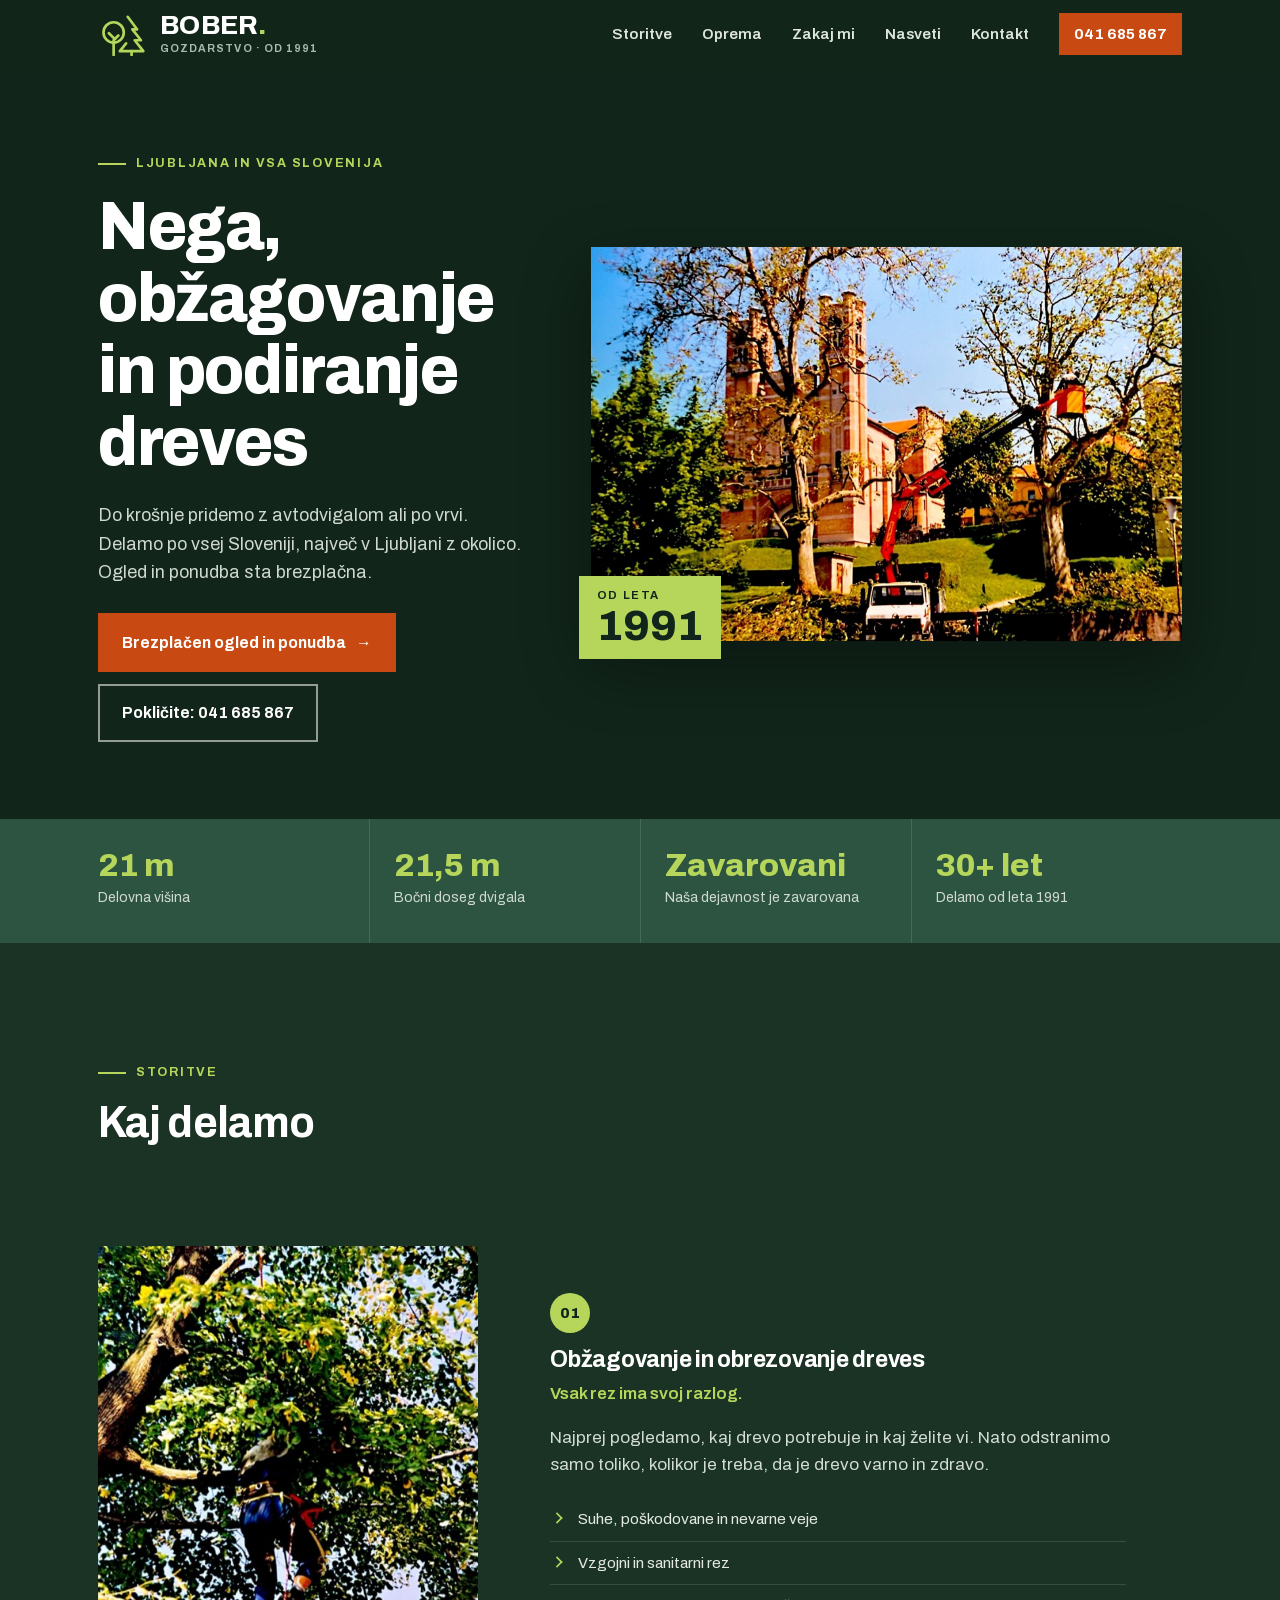
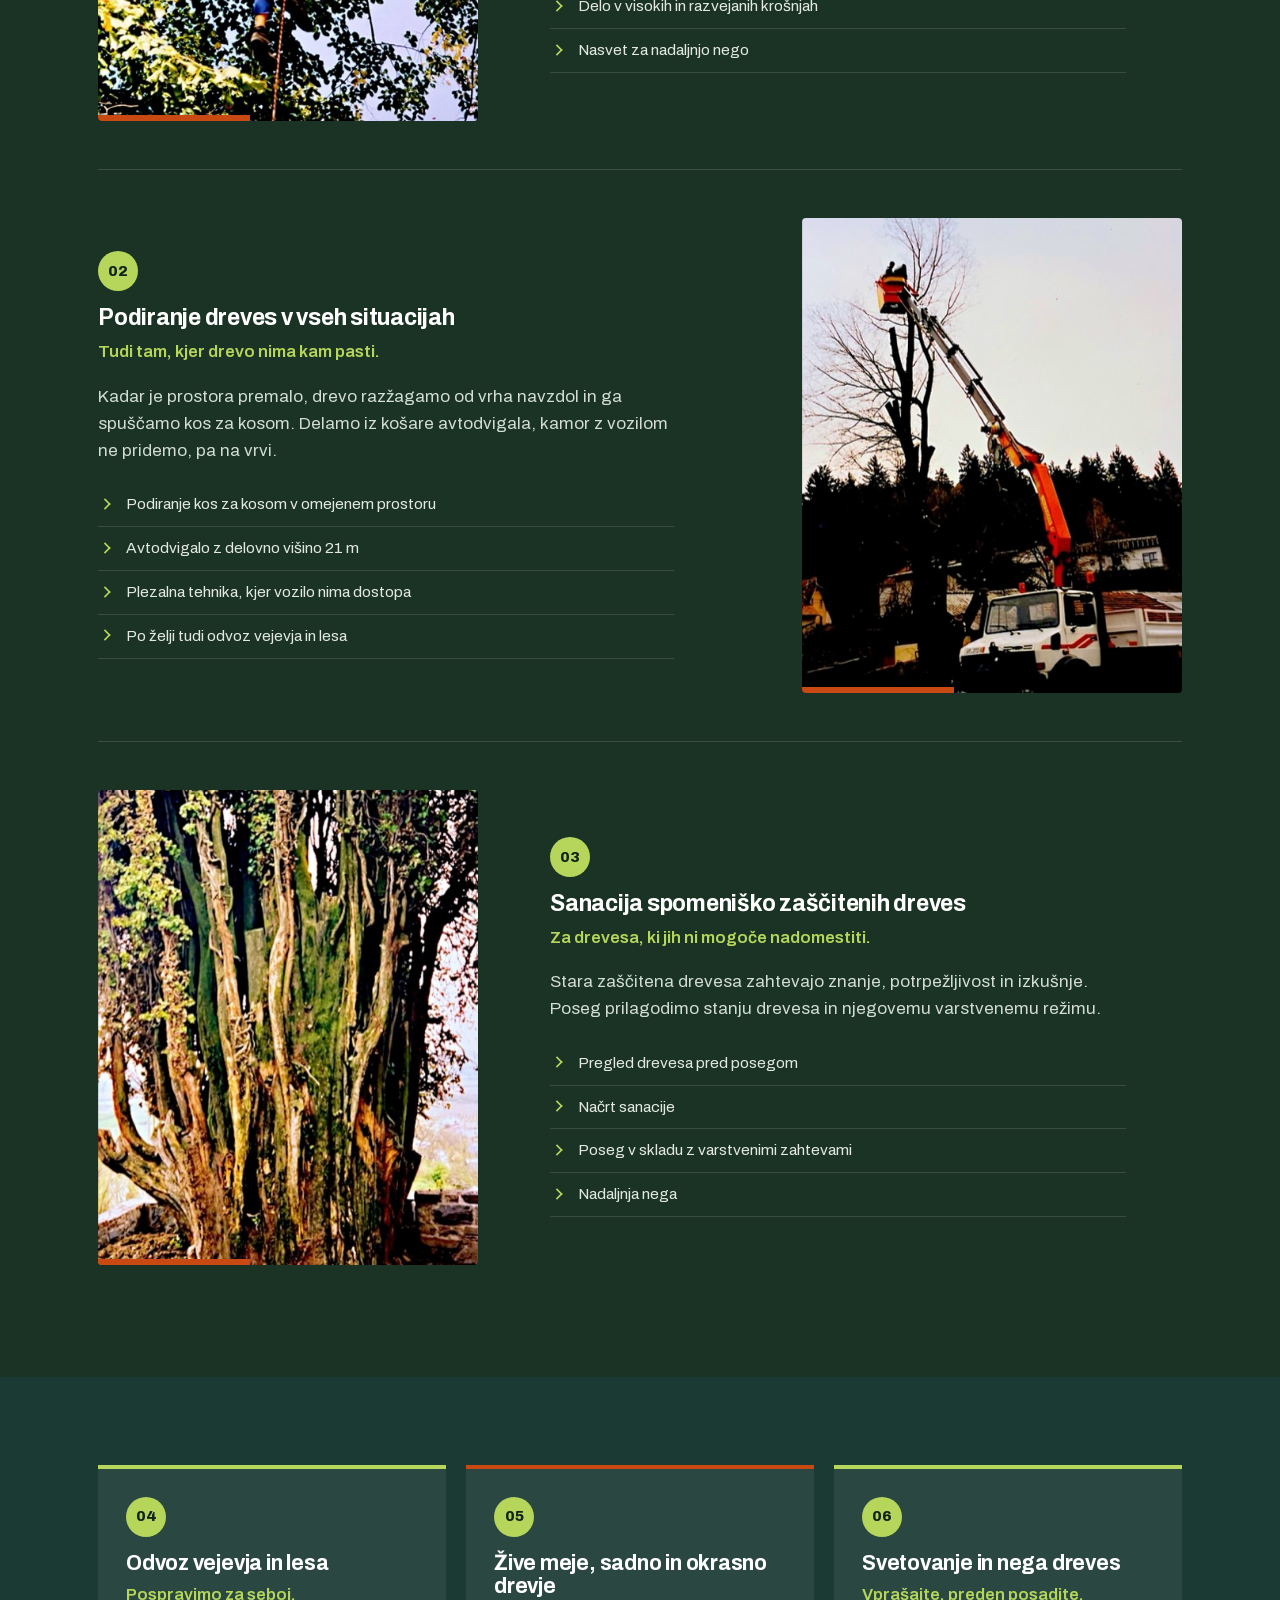
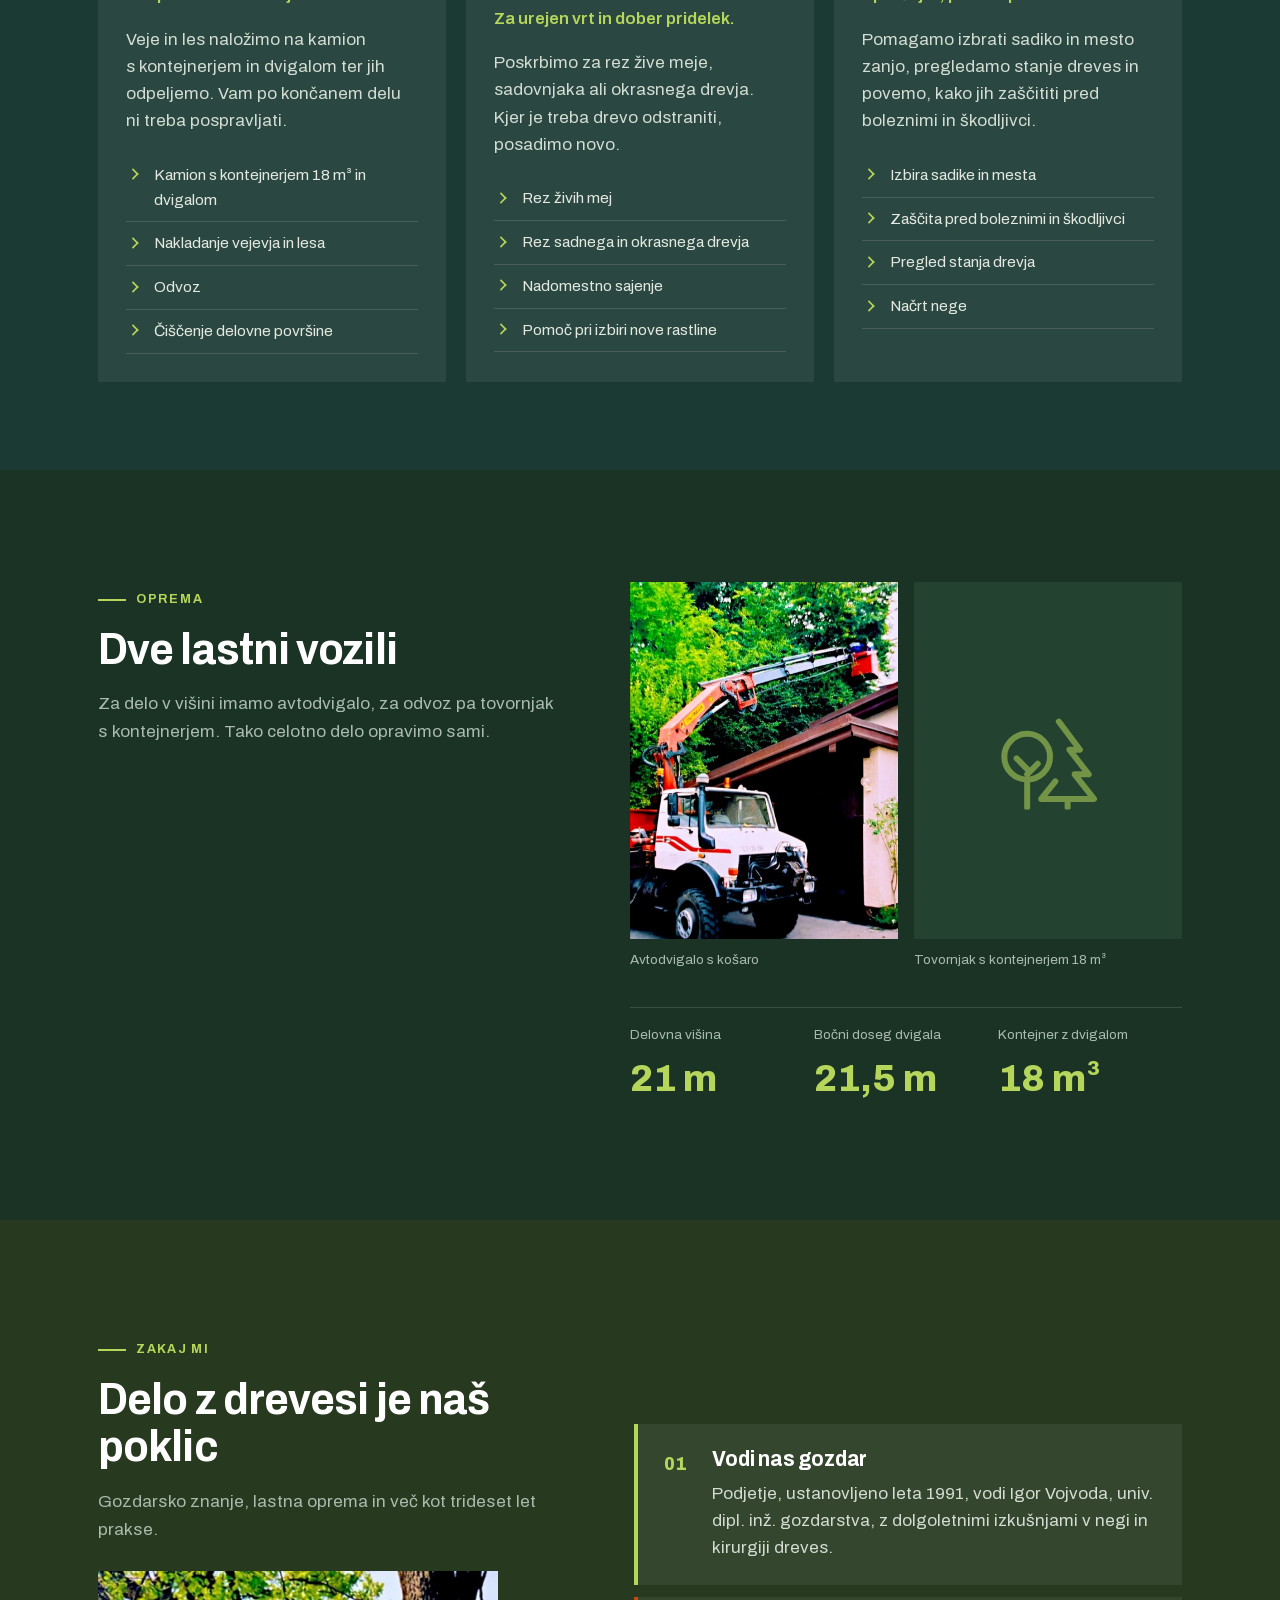
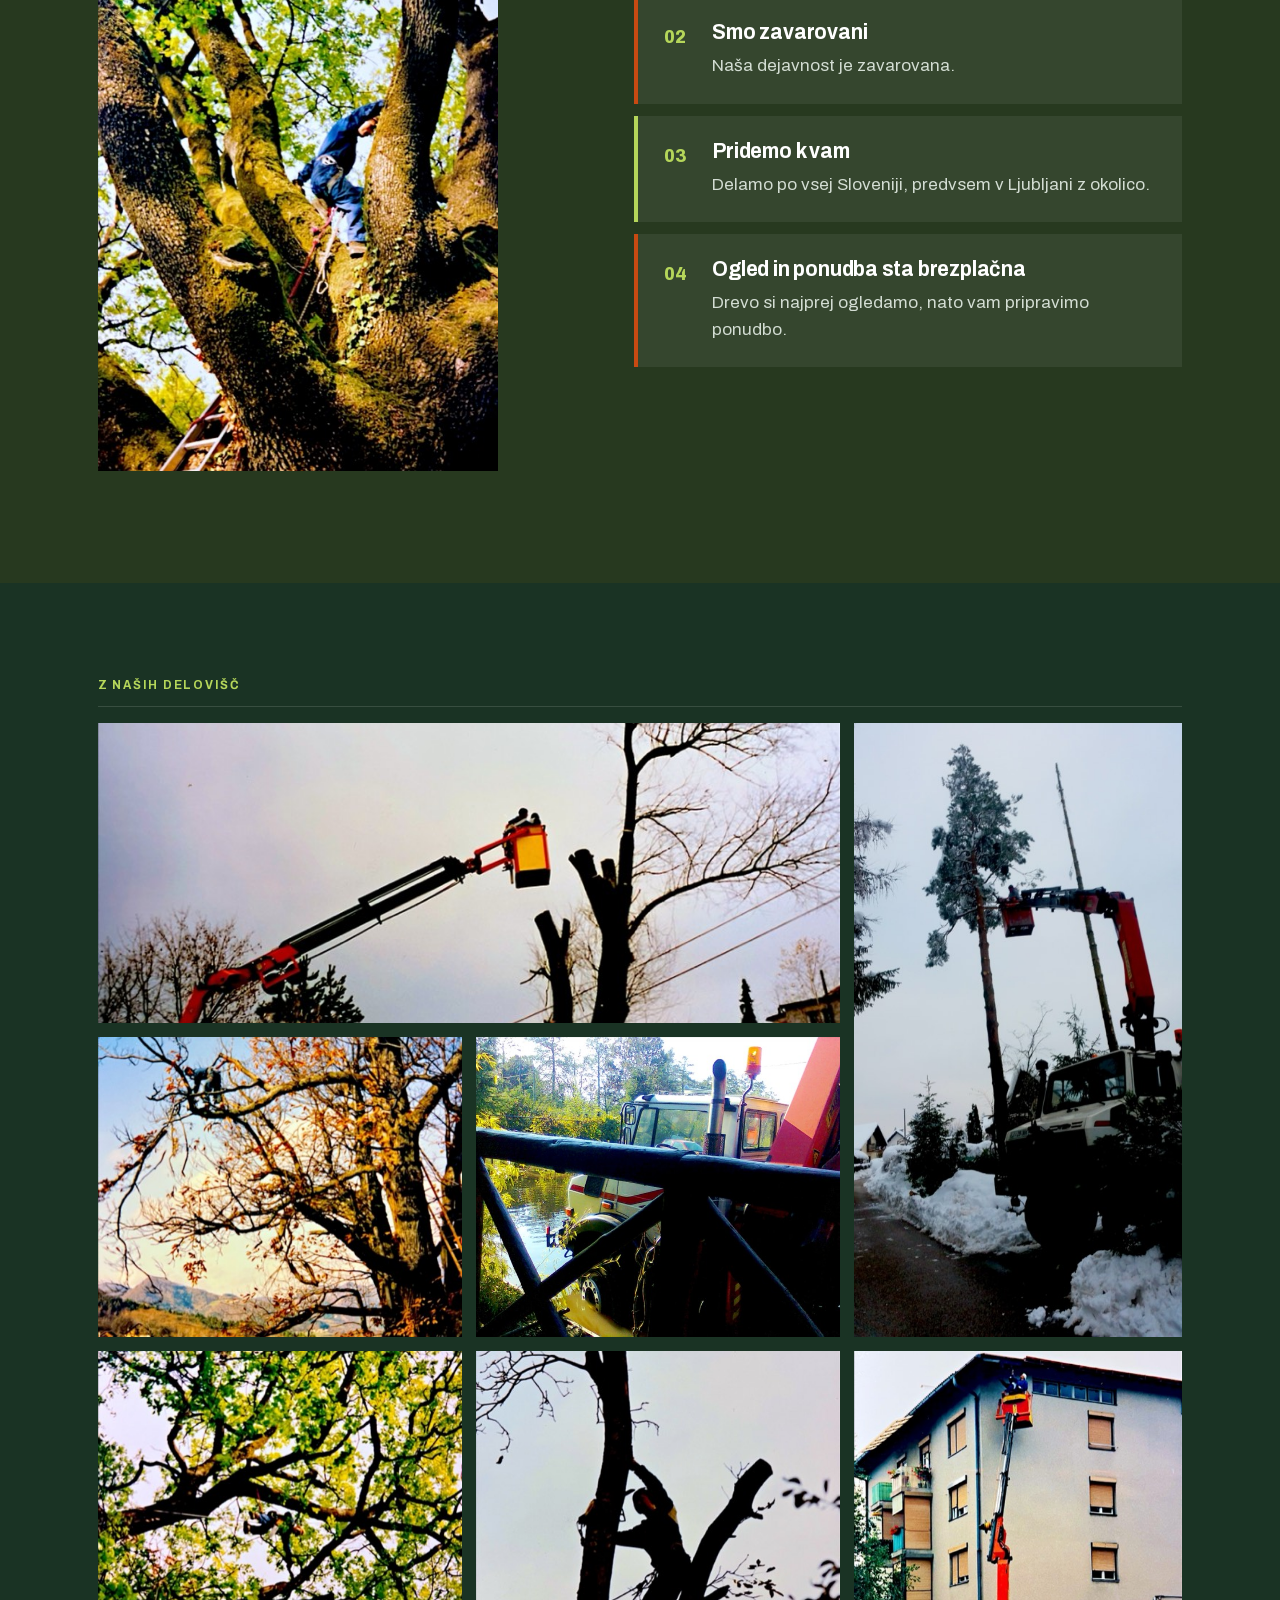
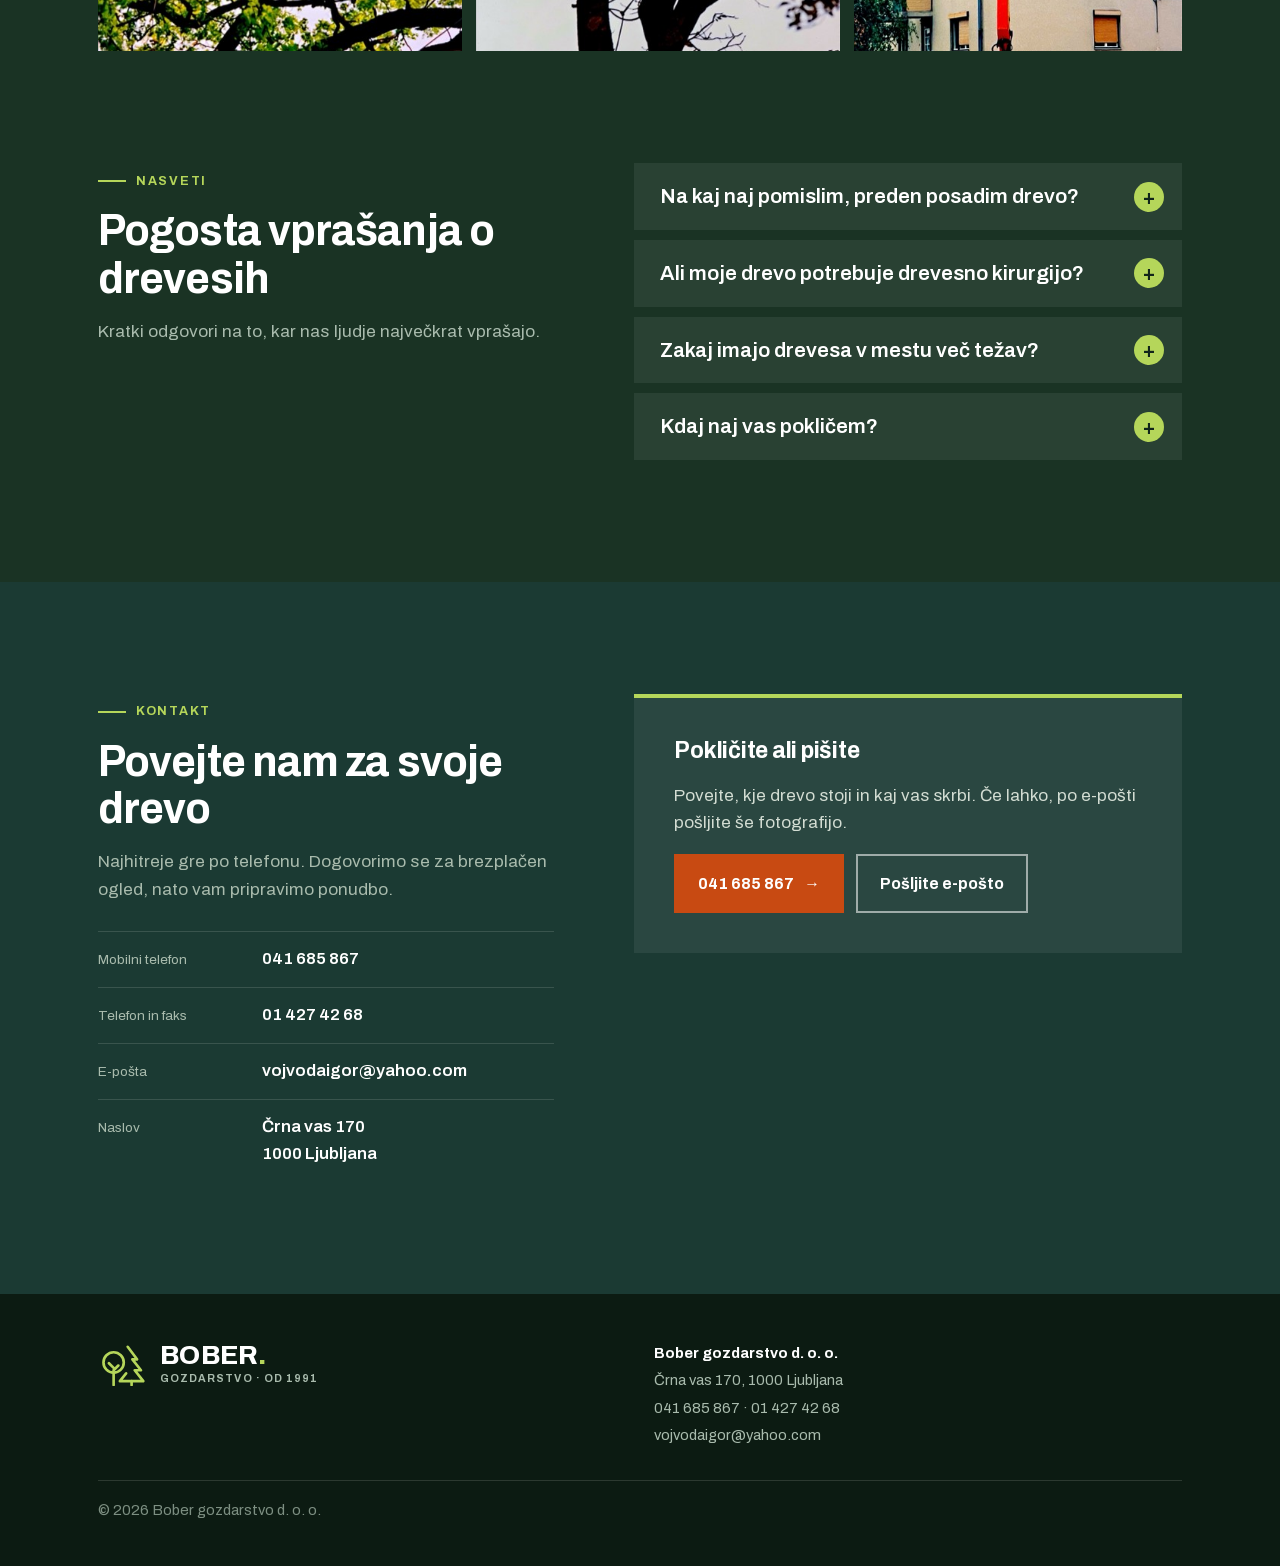
<file: index.html>
<!doctype html>
<html lang="sl">
<head>
<meta charset="utf-8">
<meta name="viewport" content="width=device-width, initial-scale=1">
<title>Bober gozdarstvo – obžagovanje in podiranje dreves, Ljubljana</title>
<meta name="description" content="Nega, obžagovanje in podiranje dreves z avtodvigalom ali plezalno tehniko. Delamo po vsej Sloveniji, največ v Ljubljani z okolico. Brezplačen ogled in ponudba.">
<meta name="theme-color" content="#11251a">
<link rel="canonical" href="https://gozdarstvo-bober.si/">
<meta property="og:type" content="website">
<meta property="og:locale" content="sl_SI">
<meta property="og:site_name" content="Bober gozdarstvo">
<meta property="og:title" content="Bober gozdarstvo – obžagovanje in podiranje dreves">
<meta property="og:description" content="Z avtodvigalom do višine 21 m ali s plezalno tehniko. Brezplačen ogled in ponudba.">
<meta property="og:url" content="https://gozdarstvo-bober.si/">
<meta property="og:image" content="https://gozdarstvo-bober.si/img/naslovna-1600.jpg">
<meta property="og:image:width" content="1600">
<meta property="og:image:height" content="1067">
<meta name="twitter:card" content="summary_large_image">
<link rel="preload" href="pisave/archivo-latin.woff2" as="font" type="font/woff2" crossorigin>
<link rel="stylesheet" href="styles.css">
<link rel="icon" href="favicon.svg" type="image/svg+xml">
<script>document.documentElement.classList.add('js');</script>
<script type="application/ld+json">
{
  "@context": "https://schema.org",
  "@type": "LocalBusiness",
  "name": "Bober gozdarstvo d. o. o.",
  "url": "https://gozdarstvo-bober.si/",
  "image": "https://gozdarstvo-bober.si/img/naslovna-1600.jpg",
  "telephone": ["+38641685867", "+38614274268"],
  "faxNumber": "+38614274268",
  "email": "vojvodaigor@yahoo.com",
  "foundingDate": "1991",
  "areaServed": { "@type": "Country", "name": "Slovenija" },
  "address": {
    "@type": "PostalAddress",
    "streetAddress": "Črna vas 170",
    "postalCode": "1000",
    "addressLocality": "Ljubljana",
    "addressCountry": "SI"
  }
}
</script>
</head>
<body>

<a class="preskok" href="#vsebina">Preskoči na vsebino</a>

<!-- Logotip (uporabljen v glavi in nogi) -->
<svg width="0" height="0" style="position:absolute" aria-hidden="true">
  <symbol id="znak" viewBox="0 0 64 56">
    <g fill="none" stroke="currentColor" stroke-width="3.4" stroke-linejoin="round" stroke-linecap="round">
      <path d="M38 6 L50 22 H44 L55 36 H47 L58 50 H28 L36 40"/>
      <path d="M43 50 V55"/>
      <circle cx="20" cy="26" r="13"/>
      <path d="M20 39 V55 M20 33 L14 27 M20 36 L26 30"/>
    </g>
  </symbol>
</svg>

<header class="glava">
  <div class="glava__notranje">
    <a class="logotip" href="#" aria-label="Gozdarstvo Bober – na začetek">
      <span class="logotip__znak"><svg viewBox="0 0 64 56" aria-hidden="true"><use href="#znak"/></svg></span>
      <span class="logotip__besedilo">
        <span class="logotip__ime">Bober<span class="logotip__pika">.</span></span>
        <span class="logotip__pod">gozdarstvo · od 1991</span>
      </span>
    </a>

    <button class="meni-gumb" aria-expanded="false" aria-controls="meni">
      <span class="meni-gumb__crte" aria-hidden="true"></span>
      <span class="meni-gumb__napis">Meni</span>
    </button>

    <nav id="meni" class="meni" aria-label="Glavni meni">
      <a href="#storitve">Storitve</a>
      <a href="#oprema">Oprema</a>
      <a href="#zakaj-mi">Zakaj mi</a>
      <a href="#nasveti">Nasveti</a>
      <a href="#kontakt">Kontakt</a>
      <a class="meni__telefon" href="tel:+38641685867">041&nbsp;685&nbsp;867</a>
    </nav>
  </div>
</header>

<main id="vsebina">

  <!-- UVOD -->
  <section class="uvod">
    <div class="uvod__besedilo">
      <p class="nadnaslov">Ljubljana in vsa Slovenija</p>
      <h1>Nega, obžagovanje in podiranje dreves</h1>
      <div class="uvod__desno">
        <p class="uvod__opis">Do krošnje pridemo z&nbsp;avtodvigalom ali po vrvi. Delamo po vsej Sloveniji, največ v&nbsp;Ljubljani z&nbsp;okolico. Ogled in ponudba sta brezplačna.</p>
        <div class="uvod__gumbi">
          <a class="gumb gumb--poln" href="#kontakt">Brezplačen ogled in ponudba</a>
          <a class="gumb gumb--crta" href="tel:+38641685867">Pokličite: 041&nbsp;685&nbsp;867</a>
        </div>
      </div>
    </div>
    <figure class="uvod__slika">
      <img src="img/naslovna-900.jpg" srcset="img/naslovna-900.jpg 900w, img/naslovna-1600.jpg 1600w" sizes="(min-width: 900px) 660px, 100vw" width="1600" height="1067" fetchpriority="high" alt="Avtodvigalo s košaro pri obžagovanju visokih dreves pred cerkvijo">
      <figcaption class="uvod__oznaka"><span>Od leta</span> 1991</figcaption>
    </figure>
  </section>

  <ul class="dejstva" aria-label="Na kratko">
    <li class="pojav"><span class="dejstva__vrednost">21&nbsp;m</span><span class="dejstva__opis">Delovna višina</span></li>
    <li class="pojav"><span class="dejstva__vrednost">21,5&nbsp;m</span><span class="dejstva__opis">Bočni doseg dvigala</span></li>
    <li class="pojav"><span class="dejstva__vrednost">Zavarovani</span><span class="dejstva__opis">Naša dejavnost je zavarovana</span></li>
    <li class="pojav"><span class="dejstva__vrednost">30+ let</span><span class="dejstva__opis">Delamo od leta 1991</span></li>
  </ul>

  <!-- STORITVE -->
  <section id="storitve" class="storitve">
    <header class="sekcija-glava pojav">
      <p class="nadnaslov">Storitve</p>
      <h2>Kaj delamo</h2>
    </header>

    <article class="storitev">
      <figure class="storitev__slika foto pojav">
        <img src="img/obzagovanje-480.jpg" srcset="img/obzagovanje-480.jpg 480w, img/obzagovanje-800.jpg 800w" sizes="(min-width: 900px) 380px, (min-width: 460px) 420px, 100vw" width="800" height="1208" loading="lazy" alt="Plezalec z vrvjo v krošnji drevesa">
      </figure>
      <div class="storitev__besedilo pojav">
        <span class="storitev__st">01</span>
        <h3>Obžagovanje in obrezovanje dreves</h3>
        <p class="storitev__podnaslov">Vsak rez ima svoj razlog.</p>
        <p>Najprej pogledamo, kaj drevo potrebuje in kaj želite vi. Nato odstranimo samo toliko, kolikor je treba, da je drevo varno in zdravo.</p>
        <ul class="seznam">
          <li>Suhe, poškodovane in nevarne veje</li>
          <li>Vzgojni in sanitarni rez</li>
          <li>Delo v visokih in razvejanih krošnjah</li>
          <li>Nasvet za nadaljnjo nego</li>
        </ul>
      </div>
    </article>

    <article class="storitev storitev--obrnjeno">
      <figure class="storitev__slika foto pojav">
        <img src="img/podiranje-480.jpg" srcset="img/podiranje-480.jpg 480w, img/podiranje-800.jpg 800w" sizes="(min-width: 900px) 380px, (min-width: 460px) 420px, 100vw" width="800" height="1238" loading="lazy" alt="Avtodvigalo s košaro ob visokem drevesu">
      </figure>
      <div class="storitev__besedilo pojav">
        <span class="storitev__st">02</span>
        <h3>Podiranje dreves v vseh situacijah</h3>
        <p class="storitev__podnaslov">Tudi tam, kjer drevo nima kam pasti.</p>
        <p>Kadar je prostora premalo, drevo razžagamo od vrha navzdol in ga spuščamo kos za kosom. Delamo iz košare avtodvigala, kamor z&nbsp;vozilom ne pridemo, pa na vrvi.</p>
        <ul class="seznam">
          <li>Podiranje kos za kosom v omejenem prostoru</li>
          <li>Avtodvigalo z delovno višino 21&nbsp;m</li>
          <li>Plezalna tehnika, kjer vozilo nima dostopa</li>
          <li>Po želji tudi odvoz vejevja in lesa</li>
        </ul>
      </div>
    </article>

    <article class="storitev">
      <figure class="storitev__slika foto pojav">
        <img src="img/sanacija-480.jpg" srcset="img/sanacija-480.jpg 480w, img/sanacija-800.jpg 800w" sizes="(min-width: 900px) 380px, (min-width: 460px) 420px, 100vw" width="800" height="1444" loading="lazy" alt="Mogočno staro drevo s širokim, razvejanim deblom">
      </figure>
      <div class="storitev__besedilo pojav">
        <span class="storitev__st">03</span>
        <h3>Sanacija spomeniško zaščitenih dreves</h3>
        <p class="storitev__podnaslov">Za drevesa, ki jih ni mogoče nadomestiti.</p>
        <p>Stara zaščitena drevesa zahtevajo znanje, potrpežljivost in izkušnje. Poseg prilagodimo stanju drevesa in njegovemu varstvenemu režimu.</p>
        <ul class="seznam">
          <li>Pregled drevesa pred posegom</li>
          <li>Načrt sanacije</li>
          <li>Poseg v skladu z varstvenimi zahtevami</li>
          <li>Nadaljnja nega</li>
        </ul>
      </div>
    </article>
  </section>

  <section class="storitve-dodatno" aria-label="Druge storitve">
    <div class="storitve-mreza">
      <article class="storitev-kratka pojav">
        <span class="storitev__st">04</span>
        <h3>Odvoz vejevja in lesa</h3>
        <p class="storitev__podnaslov">Pospravimo za seboj.</p>
        <p>Veje in les naložimo na kamion s&nbsp;kontejnerjem in dvigalom ter jih odpeljemo. Vam po končanem delu ni treba pospravljati.</p>
        <ul class="seznam">
          <li>Kamion s&nbsp;kontejnerjem 18&nbsp;m³ in dvigalom</li>
          <li>Nakladanje vejevja in lesa</li>
          <li>Odvoz</li>
          <li>Čiščenje delovne površine</li>
        </ul>
      </article>

      <article class="storitev-kratka pojav">
        <span class="storitev__st">05</span>
        <h3>Žive meje, sadno in okrasno drevje</h3>
        <p class="storitev__podnaslov">Za urejen vrt in dober pridelek.</p>
        <p>Poskrbimo za rez žive meje, sadovnjaka ali okrasnega drevja. Kjer je treba drevo odstraniti, posadimo novo.</p>
        <ul class="seznam">
          <li>Rez živih mej</li>
          <li>Rez sadnega in okrasnega drevja</li>
          <li>Nadomestno sajenje</li>
          <li>Pomoč pri izbiri nove rastline</li>
        </ul>
      </article>

      <article class="storitev-kratka pojav">
        <span class="storitev__st">06</span>
        <h3>Svetovanje in nega dreves</h3>
        <p class="storitev__podnaslov">Vprašajte, preden posadite.</p>
        <p>Pomagamo izbrati sadiko in mesto zanjo, pregledamo stanje dreves in povemo, kako jih zaščititi pred boleznimi in škodljivci.</p>
        <ul class="seznam">
          <li>Izbira sadike in mesta</li>
          <li>Zaščita pred boleznimi in škodljivci</li>
          <li>Pregled stanja drevja</li>
          <li>Načrt nege</li>
        </ul>
      </article>
    </div>
  </section>

  <!-- OPREMA -->
  <section id="oprema" class="oprema">
    <div class="oprema__notranje">
      <header class="oprema__glava pojav">
        <p class="nadnaslov">Oprema</p>
        <h2>Dve lastni vozili</h2>
        <p>Za delo v višini imamo avtodvigalo, za odvoz pa tovornjak s&nbsp;kontejnerjem. Tako celotno delo opravimo sami.</p>
      </header>
      <div class="oprema__slike">
        <figure class="pojav">
          <div class="foto"><img src="img/avtodvigalo-480.jpg" srcset="img/avtodvigalo-480.jpg 480w, img/avtodvigalo-800.jpg 800w" sizes="(min-width: 900px) 300px, 50vw" width="800" height="1212" loading="lazy" alt="Vozilo z dvigalom, iztegnjenim nad streho"></div>
          <figcaption>Avtodvigalo s košaro</figcaption>
        </figure>
        <!-- PROSTO MESTO: sem pride slika drugega vozila -->
        <figure class="pojav">
          <div class="prazno-mesto"><svg viewBox="0 0 64 56" aria-hidden="true"><use href="#znak"/></svg></div>
          <figcaption>Tovornjak s&nbsp;kontejnerjem 18&nbsp;m³</figcaption>
        </figure>
      </div>
      <dl class="oprema__podatki pojav">
        <div><dt>Delovna višina</dt><dd>21&nbsp;m</dd></div>
        <div><dt>Bočni doseg dvigala</dt><dd>21,5&nbsp;m</dd></div>
        <div><dt>Kontejner z dvigalom</dt><dd>18&nbsp;m³</dd></div>
      </dl>
    </div>
  </section>

  <!-- ZAKAJ MI -->
<div class="zakaj-ovoj">
  <section id="zakaj-mi" class="zakaj">
    <div class="zakaj__uvod">
      <div class="pojav">
        <p class="nadnaslov">Zakaj mi</p>
        <h2>Delo z drevesi je naš poklic</h2>
        <p>Gozdarsko znanje, lastna oprema in več kot trideset let prakse.</p>
      </div>
      <figure class="zakaj__slika foto pojav">
        <img src="img/plezalec-480.jpg" srcset="img/plezalec-480.jpg 480w, img/plezalec-800.jpg 800w" sizes="(min-width: 460px) 400px, 100vw" width="800" height="1178" loading="lazy" alt="Plezalec med debelimi vejami starega drevesa, ob deblu lestev">
      </figure>
    </div>
    <ol class="razlogi">
      <li class="pojav">
        <h3>Vodi nas gozdar</h3>
        <p>Podjetje, ustanovljeno leta 1991, vodi Igor Vojvoda, univ. dipl. inž. gozdarstva, z&nbsp;dolgoletnimi izkušnjami v&nbsp;negi in kirurgiji dreves.</p>
      </li>
      <li class="pojav">
        <h3>Smo zavarovani</h3>
        <p>Naša dejavnost je zavarovana.</p>
      </li>
      <li class="pojav">
        <h3>Pridemo k vam</h3>
        <p>Delamo po vsej Sloveniji, predvsem v&nbsp;Ljubljani z&nbsp;okolico.</p>
      </li>
      <li class="pojav">
        <h3>Ogled in ponudba sta brezplačna</h3>
        <p>Drevo si najprej ogledamo, nato vam pripravimo ponudbo.</p>
      </li>
    </ol>
  </section>
</div>

  <!-- GALERIJA -->
  <section class="galerija" aria-label="Z naših delovišč">
    <h2 class="galerija__naslov pojav">Z naših delovišč</h2>
    <div class="galerija__trak">
      <figure class="galerija__siroka foto pojav"><img src="img/kosara-800.jpg" srcset="img/kosara-800.jpg 800w, img/kosara-1400.jpg 1400w" sizes="(min-width: 900px) 720px, 100vw" width="1400" height="929" loading="lazy" alt="Košara avtodvigala ob drevesu z obžaganimi vejami"></figure>
      <figure class="galerija__drevo foto pojav"><img src="img/staro-drevo-480.jpg" srcset="img/staro-drevo-480.jpg 480w, img/staro-drevo-800.jpg 800w" sizes="(min-width: 900px) 360px, 50vw" width="800" height="1179" loading="lazy" alt="Plezalec v krošnji starega drevesa nad travnikom"></figure>
      <figure class="galerija__visoka foto pojav"><img src="img/zima-480.jpg" srcset="img/zima-480.jpg 480w, img/zima-800.jpg 800w" sizes="(min-width: 900px) 340px, 50vw" width="800" height="1422" loading="lazy" alt="Avtodvigalo ob visokem drevesu pozimi, ob cesti sneg"></figure>
      <figure class="galerija__siroka2 foto pojav"><img src="img/voda-700.jpg" srcset="img/voda-700.jpg 700w, img/voda-1200.jpg 1200w" sizes="(min-width: 900px) 360px, 100vw" width="1200" height="900" loading="lazy" alt="Vozilo z dvigalom ob vodi"></figure>
      <figure class="galerija__a foto pojav"><img src="img/krosnja-480.jpg" srcset="img/krosnja-480.jpg 480w, img/krosnja-800.jpg 800w" sizes="(min-width: 900px) 360px, 50vw" width="800" height="1197" loading="lazy" alt="Plezalec na vrvi visoko v zeleni krošnji"></figure>
      <figure class="galerija__b foto pojav"><img src="img/deblo-480.jpg" srcset="img/deblo-480.jpg 480w, img/deblo-800.jpg 800w" sizes="(min-width: 900px) 360px, 50vw" width="800" height="1220" loading="lazy" alt="Plezalec na deblu drevesa"></figure>
      <figure class="galerija__c foto pojav"><img src="img/stavba-480.jpg" srcset="img/stavba-480.jpg 480w, img/stavba-800.jpg 800w" sizes="(min-width: 900px) 340px, 100vw" width="800" height="1243" loading="lazy" alt="Avtodvigalo s košaro pod streho večstanovanjske stavbe"></figure>
    </div>
  </section>

  <!-- NASVETI -->
  <section id="nasveti" class="nasveti">
    <div class="nasveti__notranje">
      <header class="sekcija-glava pojav">
        <p class="nadnaslov">Nasveti</p>
        <h2>Pogosta vprašanja o drevesih</h2>
        <p>Kratki odgovori na to, kar nas ljudje največkrat vprašajo.</p>
      </header>
      <div class="vprasanja pojav">
        <details>
          <summary>Na kaj naj pomislim, preden posadim drevo?</summary>
          <p>Na to, kako veliko bo odraslo. Majhna sadika ob hiši čez dvajset let potrebuje precej več prostora, zato vrsto in mesto izberite skupaj. Če niste prepričani, nas vprašajte pred nakupom.</p>
        </details>
        <details>
          <summary>Ali moje drevo potrebuje drevesno kirurgijo?</summary>
          <p>Najverjetneje ne. Drevesna kirurgija so različni posegi, ki pridejo v&nbsp;poštev predvsem pri starih in oslabelih drevesih. Pri večini je pomembneje, da njihovo stanje redno spremljate.</p>
        </details>
        <details>
          <summary>Zakaj imajo drevesa v&nbsp;mestu več težav?</summary>
          <p>Rastejo v&nbsp;težjih razmerah, zato so pogosteje pod stresom. Posledice se dolgo ne vidijo, zato je dobro, da jih kdo pregleda vsakih nekaj let.</p>
        </details>
        <details>
          <summary>Kdaj naj vas pokličem?</summary>
          <p>Ko opazite suhe veje, razpoke, gobe na deblu ali da se je drevo nagnilo. Ogled je brezplačen.</p>
        </details>
      </div>
    </div>
  </section>

  <!-- KONTAKT -->
<div class="kontakt-ovoj">
  <section id="kontakt" class="kontakt">
    <div class="kontakt__podatki pojav">
      <p class="nadnaslov">Kontakt</p>
      <h2>Povejte nam za svoje drevo</h2>
      <p>Najhitreje gre po telefonu. Dogovorimo se za brezplačen ogled, nato vam pripravimo ponudbo.</p>
      <dl class="podatki">
        <div><dt>Mobilni telefon</dt><dd><a href="tel:+38641685867">041&nbsp;685&nbsp;867</a></dd></div>
        <div><dt>Telefon in faks</dt><dd><a href="tel:+38614274268">01&nbsp;427&nbsp;42&nbsp;68</a></dd></div>
        <div><dt>E-pošta</dt><dd><a href="mailto:vojvodaigor@yahoo.com">vojvodaigor@yahoo.com</a></dd></div>
        <div><dt>Naslov</dt><dd>Črna vas 170<br>1000 Ljubljana</dd></div>
      </dl>
    </div>

    <div class="obrazec pojav" id="obrazec-ni-aktiven">
      <h3>Pokličite ali pišite</h3>
      <p>Povejte, kje drevo stoji in kaj vas skrbi. Če lahko, po e-pošti pošljite še fotografijo.</p>
      <div class="uvod__gumbi">
        <a class="gumb gumb--poln" href="tel:+38641685867">041&nbsp;685&nbsp;867</a>
        <a class="gumb gumb--crta" href="mailto:vojvodaigor@yahoo.com">Pošljite e-pošto</a>
      </div>
    </div>

    <form class="obrazec pojav" id="obrazec" method="post" novalidate hidden>
      <label>Ime in priimek
        <input type="text" name="ime" autocomplete="name" required maxlength="100">
      </label>
      <label>Telefon
        <input type="tel" name="telefon" autocomplete="tel" maxlength="40">
      </label>
      <label>E-pošta
        <input type="email" name="email" autocomplete="email" maxlength="120">
      </label>
      <label><span>Lokacija drevesa <span class="neobvezno">(neobvezno)</span></span>
        <input type="text" name="lokacija" maxlength="150">
      </label>
      <label>Sporočilo
        <textarea name="sporocilo" rows="5" required maxlength="4000"></textarea>
      </label>
      <label class="past" aria-hidden="true">Pustite prazno
        <input type="checkbox" name="botcheck" tabindex="-1" autocomplete="off">
      </label>
      <p class="obrazec__opomba">Vpišite telefon ali e-pošto, da vam lahko odgovorimo. Sporočilo nam dostavi storitev Web3Forms, podatke uporabimo samo za odgovor.</p>
      <button class="gumb gumb--poln" type="submit">Pošlji povpraševanje</button>
      <p class="obrazec__sporocilo" role="status" aria-live="polite"></p>
    </form>
  </section>
</div>

</main>

<footer class="noga">
  <div class="noga__notranje">
    <a class="logotip logotip--noga" href="#" aria-label="Gozdarstvo Bober – na začetek">
      <span class="logotip__znak"><svg viewBox="0 0 64 56" aria-hidden="true"><use href="#znak"/></svg></span>
      <span class="logotip__besedilo">
        <span class="logotip__ime">Bober<span class="logotip__pika">.</span></span>
        <span class="logotip__pod">gozdarstvo · od 1991</span>
      </span>
    </a>
    <div class="noga__podatki">
      <p class="noga__ime">Bober gozdarstvo d.&nbsp;o.&nbsp;o.</p>
      <p>Črna vas 170, 1000 Ljubljana</p>
      <p><a href="tel:+38641685867">041&nbsp;685&nbsp;867</a> · <a href="tel:+38614274268">01&nbsp;427&nbsp;42&nbsp;68</a></p>
      <p><a href="mailto:vojvodaigor@yahoo.com">vojvodaigor@yahoo.com</a></p>
    </div>
    <p class="noga__leto">© <span id="leto">2026</span> Bober gozdarstvo d.&nbsp;o.&nbsp;o.</p>
  </div>
</footer>

<a class="klic-mobilno" href="tel:+38641685867">Pokličite: 041&nbsp;685&nbsp;867</a>

<script src="script.js" defer></script>
</body>
</html>
</file>
<file: styles.css>
/* ---------- Pisave (lokalno, brez Googla) ---------- */
@font-face { font-family: "Archivo"; font-style: normal; font-weight: 100 900; font-stretch: 62% 125%; font-display: swap;
  src: url(pisave/archivo-latin.woff2) format("woff2");
  unicode-range: U+0000-00FF, U+0131, U+0152-0153, U+02BB-02BC, U+02C6, U+02DA, U+02DC, U+0304, U+0308, U+0329, U+2000-206F, U+20AC, U+2122, U+2191, U+2193, U+2212, U+2215, U+FEFF, U+FFFD; }
@font-face { font-family: "Archivo"; font-style: normal; font-weight: 100 900; font-stretch: 62% 125%; font-display: swap;
  src: url(pisave/archivo-latinext.woff2) format("woff2");
  unicode-range: U+0100-02BA, U+02BD-02C5, U+02C7-02CC, U+02CE-02D7, U+02DD-02FF, U+0304, U+0308, U+0329, U+1D00-1DBF, U+1E00-1E9F, U+1EF2-1EFF, U+2020, U+20A0-20AB, U+20AD-20C4, U+2113, U+2C60-2C7F, U+A720-A7FF; }

/* ---------- Barve in osnove (gozdni videz) ---------- */
:root {
  --gozd: #1a3324;          /* glavna podlaga */
  --gozd-temni: #11251a;    /* temnejši pasovi */
  --gozd-svetli: #234330;   /* kartice */
  --mah: #2d5440;           /* robovi, poudarki */
  --smrekova: #1b3a33;     /* modrikasto zelena */
  --olivna: #27391f;       /* olivno zelena */
  --kartica: rgba(255, 255, 255, 0.065);
  --besedilo: #edf1e8;
  --sivo: #a9bbad;
  --crta: rgba(237, 241, 232, 0.14);
  --oranzna: #c84a12;
  --oranzna-temna: #a83c0c;
  --limeta: #b5d65a;
  --naslov: "Archivo", "Helvetica Neue", Arial, sans-serif;
  --sans: "Archivo", "Helvetica Neue", Arial, sans-serif;
  --sirina: 1180px;
  --rob: clamp(16px, 4vw, 48px);
}

*, *::before, *::after { box-sizing: border-box; }
html { scroll-behavior: smooth; scroll-padding-top: 84px; -webkit-text-size-adjust: 100%; }
body {
  margin: 0; background: var(--gozd); color: var(--besedilo);
  font-family: var(--sans); font-size: 17px; line-height: 1.6;
  -webkit-font-smoothing: antialiased; overflow-x: hidden;
}
[hidden] { display: none !important; }
img { display: block; max-width: 100%; height: auto; }
a { color: inherit; }
h1, h2, h3 { font-family: var(--naslov); font-weight: 700; font-stretch: 92%; line-height: 1.05; margin: 0; letter-spacing: -0.02em; color: #fff; }
h1 { font-size: clamp(2.4rem, 5.4vw, 4.3rem); font-weight: 800; }
h2 { font-size: clamp(1.8rem, 3.6vw, 2.8rem); }
h3 { font-size: clamp(1.25rem, 1.9vw, 1.55rem); letter-spacing: -0.01em; }
p { margin: 0 0 1em; }
figure { margin: 0; }

.preskok { position: absolute; left: -9999px; }
.preskok:focus { left: 16px; top: 16px; z-index: 100; background: #fff; color: #000; padding: 8px 14px; }

.nadnaslov {
  display: inline-flex; align-items: center; gap: 10px;
  font-size: 0.78rem; font-weight: 700; letter-spacing: 0.14em; text-transform: uppercase;
  color: var(--limeta); margin-bottom: 1rem;
}
.nadnaslov::before { content: ""; width: 28px; height: 2px; background: currentColor; }

.gumb {
  display: inline-flex; align-items: center; gap: 10px;
  font-weight: 700; font-size: 0.98rem; text-decoration: none;
  padding: 0.95em 1.4em; border: 2px solid rgba(255,255,255,.55); color: #fff;
  transition: background .2s, color .2s, border-color .2s;
}
.gumb--poln { background: var(--oranzna); border-color: var(--oranzna); }
.gumb--poln::after { content: "→"; transition: transform .2s; }
.gumb--poln:hover { background: var(--oranzna-temna); border-color: var(--oranzna-temna); }
.gumb--poln:hover::after { transform: translateX(4px); }
.gumb--crta:hover { background: #fff; color: var(--gozd); border-color: #fff; }
:focus-visible { outline: 3px solid var(--limeta); outline-offset: 3px; }

/* Fotografije: enoten okvir, brez mehčanja */
.foto { position: relative; overflow: hidden; background: var(--gozd-temni); }
.foto img { width: 100%; height: 100%; object-fit: cover; transition: transform .8s cubic-bezier(.2,.7,.2,1); }
.foto:hover img { transform: scale(1.03); }

/* ---------- Logotip ---------- */
.logotip { display: flex; align-items: center; gap: 12px; text-decoration: none; }
.logotip__znak { width: 50px; height: 44px; flex: none; color: var(--limeta); }
.logotip__znak svg { width: 100%; height: 100%; }
.logotip__besedilo { display: flex; flex-direction: column; line-height: 1; }
.logotip__ime { font-family: var(--naslov); font-weight: 800; font-size: 1.65rem; letter-spacing: 0.01em; text-transform: uppercase; color: #fff; }
.logotip__pika { color: var(--limeta); }
.logotip__pod { font-size: 0.66rem; font-weight: 700; letter-spacing: 0.1em; text-transform: uppercase; margin-top: 5px; color: var(--sivo); }

/* ---------- Glava ---------- */
.glava {
  position: sticky; top: 0; z-index: 50;
  background: rgba(17, 37, 26, 0.92); backdrop-filter: blur(8px);
  border-bottom: 1px solid transparent; transition: border-color .2s;
}
.glava.drsi { border-bottom-color: var(--crta); }
.glava__notranje {
  max-width: var(--sirina); margin: 0 auto; padding: 12px var(--rob);
  display: flex; align-items: center; justify-content: space-between; gap: 24px;
}
.meni { display: flex; align-items: center; gap: 30px; }
.meni a { text-decoration: none; font-size: 0.95rem; font-weight: 600; position: relative; color: #dfe6dc; }
.meni a:hover { color: #fff; }
.meni a:not(.meni__telefon)::after {
  content: ""; position: absolute; left: 0; right: 0; bottom: -6px; height: 2px;
  background: var(--limeta); transform: scaleX(0); transform-origin: left; transition: transform .25s;
}
.meni a:not(.meni__telefon):hover::after { transform: scaleX(1); }
.meni__telefon { background: var(--oranzna); color: #fff !important; padding: 0.6em 1em; font-weight: 700 !important; white-space: nowrap; transition: background .2s; }
.meni__telefon:hover { background: var(--oranzna-temna); }
.meni-gumb { display: none; }

@media (max-width: 899px) {
  .meni-gumb {
    display: flex; align-items: center; gap: 10px;
    background: none; border: 0; padding: 8px 0; font: inherit; font-weight: 700; color: #fff; cursor: pointer;
  }
  .meni-gumb__crte { display: block; width: 22px; height: 14px; position: relative; }
  .meni-gumb__crte::before, .meni-gumb__crte::after {
    content: ""; position: absolute; left: 0; width: 22px; height: 2px; background: currentColor; transition: transform .25s, top .25s;
  }
  .meni-gumb__crte::before { top: 2px; }
  .meni-gumb__crte::after { top: 10px; }
  .meni-gumb[aria-expanded="true"] .meni-gumb__crte::before { top: 6px; transform: rotate(45deg); }
  .meni-gumb[aria-expanded="true"] .meni-gumb__crte::after { top: 6px; transform: rotate(-45deg); }
  .meni {
    position: absolute; left: 0; right: 0; top: 100%;
    flex-direction: column; align-items: stretch; gap: 0;
    background: var(--gozd-temni); border-bottom: 1px solid var(--crta);
    padding: 8px var(--rob) 20px; display: none;
  }
  .meni.odprt { display: flex; }
  .meni a { padding: 14px 0; border-bottom: 1px solid var(--crta); font-size: 1.15rem; }
  .meni a::after { display: none; }
  .meni__telefon { margin-top: 16px; text-align: center; border-bottom: 0 !important; }
}

/* ---------- Uvod ---------- */
.uvod {
  background: var(--gozd-temni);
  padding: clamp(36px, 6vw, 80px) var(--rob) clamp(48px, 6vw, 80px);
}
.uvod__besedilo, .uvod__slika { max-width: var(--sirina); }
.uvod { display: grid; gap: 40px; }
.uvod h1 { max-width: 14ch; margin-bottom: 1.4rem; animation: dvig .9s cubic-bezier(.2,.7,.2,1) both; }
.uvod__desno { animation: dvig .9s .15s cubic-bezier(.2,.7,.2,1) both; }
.uvod__opis { font-size: 1.12rem; max-width: 30em; color: #cfd9cf; }
.uvod__gumbi { display: flex; flex-wrap: wrap; gap: 12px; margin-top: 1.6rem; }
.uvod__slika { position: relative; animation: dvig 1s .25s cubic-bezier(.2,.7,.2,1) both; }
.uvod__slika img { width: 100%; aspect-ratio: 3 / 2; object-fit: cover; box-shadow: 0 24px 60px rgba(0,0,0,.35); }
.uvod__oznaka {
  position: absolute; left: -12px; bottom: -18px;
  background: var(--limeta); color: var(--gozd-temni);
  font-family: var(--naslov); font-weight: 800; font-size: clamp(1.7rem, 3.4vw, 2.6rem); line-height: 1;
  padding: 14px 18px 12px; display: flex; flex-direction: column;
}
.uvod__oznaka span { font-family: var(--sans); font-size: 0.7rem; font-weight: 700; letter-spacing: 0.14em; text-transform: uppercase; margin-bottom: 4px; }
@media (min-width: 900px) {
  .uvod {
    grid-template-columns: minmax(0, 0.85fr) minmax(0, 1.15fr); column-gap: 56px; align-items: center;
    padding-left: max(var(--rob), calc((100vw - var(--sirina)) / 2 + var(--rob)));
    padding-right: max(var(--rob), calc((100vw - var(--sirina)) / 2 + var(--rob)));
  }
  .uvod__slika { max-width: 720px; justify-self: end; width: 100%; }
}
@media (max-width: 899px) { .uvod__oznaka { left: 12px; } }

@keyframes dvig { from { opacity: 0; transform: translateY(24px); } to { opacity: 1; transform: none; } }


/* Dejstva */
.dejstva {
  list-style: none; margin: 0; padding: 0 max(var(--rob), calc((100vw - var(--sirina)) / 2 + var(--rob)));
  background: var(--mah);
  display: grid; grid-template-columns: repeat(2, 1fr);
}
.dejstva li { padding: 22px 16px 26px 0; display: flex; flex-direction: column; gap: 4px; border-top: 1px solid var(--crta); }
.dejstva li:nth-child(-n+2) { border-top: 0; }
.dejstva__vrednost { font-family: var(--naslov); font-weight: 800; font-size: clamp(1.35rem, 2.6vw, 2rem); line-height: 1.05; color: var(--limeta); }
.dejstva__opis { font-size: 0.88rem; color: #cfdacf; }
@media (min-width: 900px) {
  .dejstva { grid-template-columns: repeat(4, 1fr); }
  .dejstva li { border-top: 0; padding: 30px 20px 34px 0; }
  .dejstva li + li { padding-left: 24px; border-left: 1px solid var(--crta); }
}

/* ---------- Storitve ---------- */
.storitve { max-width: var(--sirina); margin: 0 auto; padding: clamp(64px, 9vw, 112px) var(--rob) clamp(40px, 5vw, 64px); }
.sekcija-glava { max-width: 44rem; margin-bottom: clamp(32px, 4vw, 52px); }
.sekcija-glava h2 { margin-bottom: 1rem; }
.sekcija-glava p:not(.nadnaslov) { color: var(--sivo); font-size: 1.08rem; }

.storitev { display: grid; grid-template-columns: 1fr; gap: 24px; padding: 32px 0; }
.storitev + .storitev { border-top: 1px solid var(--crta); }
.storitev__st {
  display: inline-grid; place-items: center; width: 40px; height: 40px; border-radius: 50%;
  background: var(--limeta); color: var(--gozd-temni);
  font-family: var(--naslov); font-weight: 800; font-size: 0.95rem; margin-bottom: 14px;
}
.storitev h3, .storitev-kratka h3 { margin-bottom: 0.5rem; }
.storitev__podnaslov { font-weight: 600; font-size: 1.05rem; color: var(--limeta); }
.storitev p:not(.storitev__podnaslov), .storitev-kratka p:not(.storitev__podnaslov) { color: #d3ddd3; }
.storitev__slika { max-width: 420px; width: 100%; aspect-ratio: 4 / 5; border-radius: 4px; }
.storitev__slika::after { content: ""; position: absolute; left: 0; bottom: 0; width: 40%; height: 6px; background: var(--oranzna); }

@media (min-width: 900px) {
  .storitev { grid-template-columns: 380px 1fr; gap: 72px; align-items: center; padding: 48px 0; }
  .storitev--obrnjeno { grid-template-columns: 1fr 380px; }
  .storitev--obrnjeno .storitev__slika { order: 2; }
  .storitev__besedilo { max-width: 36rem; }
}

.seznam { list-style: none; padding: 0; margin: 1.2rem 0 0; }
.seznam li { padding: 9px 0 9px 28px; border-bottom: 1px solid var(--crta); position: relative; font-size: 0.97rem; color: #e3e9e1; }
.seznam li::before {
  content: ""; position: absolute; left: 2px; top: 1.0em; width: 10px; height: 10px;
  border-right: 2px solid var(--limeta); border-bottom: 2px solid var(--limeta); transform: rotate(-45deg) scale(.8);
}

/* Druge storitve */
.storitve-dodatno { background: var(--smrekova); }
.storitve-mreza { max-width: var(--sirina); margin: 0 auto; padding: clamp(48px, 7vw, 88px) var(--rob); display: grid; grid-template-columns: 1fr; gap: 16px; }
.storitev-kratka { padding: 28px; background: var(--kartica); border-top: 4px solid var(--limeta); }
.storitev-kratka:nth-child(2) { border-top-color: var(--oranzna); }
@media (min-width: 900px) {
  .storitve-mreza { grid-template-columns: repeat(3, 1fr); gap: 20px; }
  .storitev-kratka h3 { font-size: 1.4rem; }
}

/* ---------- Oprema ---------- */
.oprema { background: var(--gozd); position: relative; overflow: hidden; }
.oprema__notranje { max-width: var(--sirina); margin: 0 auto; padding: clamp(64px, 9vw, 112px) var(--rob); display: grid; gap: 36px; }
.oprema__glava h2 { margin-bottom: 1.1rem; max-width: 16ch; }
.oprema__glava p:not(.nadnaslov) { color: var(--sivo); font-size: 1.08rem; max-width: 30em; }
.oprema__slike { display: grid; grid-template-columns: 1fr 1fr; gap: 16px; max-width: 620px; }
.oprema__slike .foto { aspect-ratio: 3 / 4; }
.oprema__slike figcaption { font-size: 0.85rem; color: var(--sivo); margin-top: 10px; }
.prazno-mesto {
  aspect-ratio: 3 / 4; display: grid; place-items: center;
  color: var(--limeta); background: var(--gozd-svetli);
}
.prazno-mesto svg { width: 42%; height: auto; opacity: .55; }
.oprema__podatki { margin: 0; display: grid; grid-template-columns: repeat(3, 1fr); border-top: 1px solid var(--crta); max-width: 620px; }
.oprema__podatki div { padding-top: 16px; }
.oprema__podatki dt { font-size: 0.85rem; color: var(--sivo); }
.oprema__podatki dd { margin: 4px 0 0; font-family: var(--naslov); font-weight: 800; font-size: clamp(1.5rem, 3vw, 2.3rem); color: var(--limeta); }
@media (min-width: 900px) {
  .oprema__notranje { grid-template-columns: 5fr 6fr; column-gap: 72px; }
  .oprema__glava { align-self: start; position: sticky; top: 110px; }
  .oprema__podatki { grid-column: 2; }
}
@media (max-width: 520px) {
  .oprema__podatki { grid-template-columns: 1fr; }
  .oprema__podatki div { padding: 14px 0; border-bottom: 1px solid var(--crta); }
}

/* ---------- Zakaj mi ---------- */
.zakaj-ovoj { background: var(--olivna); }
.zakaj { max-width: var(--sirina); margin: 0 auto; padding: clamp(64px, 9vw, 112px) var(--rob); display: grid; gap: 40px; }
.zakaj__uvod h2 { margin-bottom: 1.1rem; }
.zakaj__uvod p:not(.nadnaslov) { font-size: 1.08rem; color: var(--sivo); max-width: 30em; }
.zakaj__slika { margin-top: 28px; max-width: 400px; aspect-ratio: 4 / 5; }
.zakaj__slika img { object-position: 50% 15%; }
.razlogi { list-style: none; margin: 0; padding: 0; counter-reset: r; align-self: center; }
.razlogi li {
  counter-increment: r; padding: 24px 26px; margin-bottom: 12px; background: var(--kartica);
  border-left: 4px solid var(--limeta); display: grid; grid-template-columns: 3rem 1fr;
  transition: transform .25s;
}
.razlogi li:nth-child(even) { border-left-color: var(--oranzna); }
.razlogi li:hover { transform: translateX(6px); }
.razlogi li::before { content: counter(r, decimal-leading-zero); font-family: var(--naslov); font-weight: 800; color: var(--limeta); font-size: 1.1rem; padding-top: 3px; }
.razlogi h3 { font-size: 1.35rem; margin-bottom: 0.4rem; grid-column: 2; }
.razlogi p { grid-column: 2; margin: 0; color: #d3ddd3; }
@media (min-width: 900px) { .zakaj { grid-template-columns: 5fr 6fr; column-gap: 80px; } }
@media (max-width: 520px) { .razlogi li { padding: 20px 18px; grid-template-columns: 2.4rem 1fr; } }

/* ---------- Galerija ---------- */
.galerija { max-width: var(--sirina); margin: 0 auto; padding: clamp(56px, 8vw, 96px) var(--rob) 0; }
.galerija__naslov { font-size: 0.78rem; font-family: var(--sans); font-weight: 700; letter-spacing: 0.14em; text-transform: uppercase; color: var(--limeta); padding-bottom: 14px; border-bottom: 1px solid var(--crta); margin-bottom: 16px; }
.galerija__trak { display: grid; grid-template-columns: 1fr 1fr; gap: 12px; }
.galerija__trak figure { aspect-ratio: 3 / 4; }
.galerija__siroka, .galerija__siroka2 { grid-column: 1 / -1; aspect-ratio: 3 / 2 !important; }
.galerija__siroka2 img { object-position: 45% 50%; }
.galerija__c { grid-column: 1 / -1; aspect-ratio: 4 / 3 !important; }
.galerija__c img { object-position: 50% 35%; }
@media (min-width: 900px) {
  .galerija__trak { grid-template-columns: 1fr 1fr 0.9fr; grid-template-rows: 300px 300px 300px; gap: 14px; }
  .galerija__trak figure { aspect-ratio: auto !important; }
  .galerija__siroka { grid-column: 1 / 3 !important; grid-row: 1; }
  .galerija__drevo { grid-column: 1; grid-row: 2; }
  .galerija__siroka2 { grid-column: 2 !important; grid-row: 2; }
  .galerija__visoka { grid-column: 3; grid-row: 1 / 3; }
  .galerija__a { grid-column: 1; grid-row: 3; }
  .galerija__b { grid-column: 2; grid-row: 3; }
  .galerija__c { grid-column: 3 !important; grid-row: 3; }
}

/* ---------- Nasveti ---------- */
.nasveti { background: var(--gozd); }
.nasveti__notranje { max-width: var(--sirina); margin: 0 auto; padding: clamp(64px, 9vw, 112px) var(--rob); display: grid; gap: 8px; }
.vprasanja details { background: var(--kartica); margin-bottom: 10px; border-left: 4px solid transparent; transition: border-color .2s; }
.vprasanja details[open] { border-left-color: var(--limeta); }
.vprasanja summary {
  list-style: none; cursor: pointer; color: #fff;
  font-family: var(--naslov); font-weight: 600; font-size: clamp(1.08rem, 1.8vw, 1.28rem); line-height: 1.3;
  padding: 20px 64px 20px 22px; position: relative;
}
.vprasanja summary::-webkit-details-marker { display: none; }
.vprasanja summary::after {
  content: "+"; position: absolute; right: 18px; top: 50%; transform: translateY(-50%);
  width: 30px; height: 30px; border-radius: 50%; background: var(--limeta); color: var(--gozd-temni);
  display: grid; place-items: center; font-size: 1.25rem; font-weight: 700; line-height: 1;
  transition: transform .25s, background .25s;
}
.vprasanja details[open] summary::after { transform: translateY(-50%) rotate(45deg); background: var(--oranzna); color: #fff; }
.vprasanja details p { max-width: 44rem; color: #d3ddd3; padding: 0 22px 22px; margin: 0; }
@media (min-width: 900px) {
  .nasveti__notranje { grid-template-columns: 5fr 6fr; column-gap: 80px; }
  .nasveti .sekcija-glava { margin-bottom: 0; }
}

/* ---------- Kontakt ---------- */
.kontakt-ovoj { background: var(--smrekova); }
.kontakt { max-width: var(--sirina); margin: 0 auto; padding: clamp(64px, 9vw, 112px) var(--rob); display: grid; gap: 44px; }
.kontakt h2 { margin-bottom: 1rem; }
.kontakt__podatki > p:not(.nadnaslov) { color: var(--sivo); font-size: 1.08rem; max-width: 28em; }
.podatki { margin: 28px 0 0; }
.podatki div { display: grid; grid-template-columns: 9.5rem 1fr; gap: 12px; padding: 14px 0; border-top: 1px solid var(--crta); }
.podatki dt { font-size: 0.85rem; color: var(--sivo); padding-top: 3px; }
.podatki dd { margin: 0; font-weight: 600; font-size: 1.05rem; color: #fff; }
.podatki a { text-decoration: none; }
.podatki a:hover { color: var(--limeta); }
@media (max-width: 420px) { .podatki div { grid-template-columns: 1fr; gap: 2px; } }

.obrazec { background: var(--kartica); padding: clamp(24px, 4vw, 40px); display: grid; gap: 18px; align-self: start; border-top: 4px solid var(--limeta); }
.obrazec label { display: grid; gap: 6px; font-size: 0.9rem; font-weight: 600; }
.neobvezno { font-weight: 400; color: var(--sivo); }
.obrazec input, .obrazec textarea {
  font: inherit; font-weight: 400; font-size: 1rem; color: #18201b;
  border: 0; border-bottom: 3px solid transparent; background: #f2f5f0;
  padding: 13px 14px; border-radius: 0; width: 100%; transition: border-color .2s, background .2s;
}
.obrazec input:focus, .obrazec textarea:focus { outline: none; border-bottom-color: var(--limeta); background: #fff; }
.obrazec textarea { resize: vertical; min-height: 120px; }
.obrazec .gumb { justify-self: start; cursor: pointer; font-family: inherit; }
.obrazec h3 { margin: 0; }
.obrazec > p { margin: 0; color: #d3ddd3; }
.obrazec .uvod__gumbi { margin-top: 0; }
.obrazec__opomba { font-size: 0.85rem; }
.obrazec .gumb[disabled] { opacity: .6; cursor: wait; }
.obrazec__sporocilo { margin: 0; font-size: 0.95rem; }
.obrazec__sporocilo.napaka { color: #ffb39a; }
.obrazec__sporocilo.uspeh { color: var(--limeta); font-weight: 600; }
.obrazec [aria-invalid="true"] { border-bottom-color: var(--oranzna); }
.past { position: absolute !important; left: -9999px; width: 1px; height: 1px; overflow: hidden; }
@media (min-width: 900px) { .kontakt { grid-template-columns: 5fr 6fr; column-gap: 80px; } }

/* ---------- Noga ---------- */
.noga { background: #0c1b12; color: var(--sivo); font-size: 0.92rem; }
.noga__notranje { max-width: var(--sirina); margin: 0 auto; padding: 48px var(--rob) 104px; display: grid; gap: 28px; }
.noga p { margin: 0 0 4px; }
.noga a { text-decoration: none; }
.noga a:hover { color: #fff; }
.noga__ime { color: #fff; font-weight: 700; }
.noga__leto { color: #7d8f82; border-top: 1px solid var(--crta); padding-top: 18px; }
@media (min-width: 900px) {
  .noga__notranje { grid-template-columns: 1fr 1fr; padding-bottom: 40px; align-items: start; }
  .noga__leto { grid-column: 1 / -1; }
}

/* Mobilni gumb za klic */
.klic-mobilno {
  position: fixed; left: 12px; right: 12px; bottom: 12px; z-index: 60;
  background: var(--oranzna); color: #fff; text-align: center; text-decoration: none;
  font-weight: 700; padding: 15px; box-shadow: 0 6px 20px rgba(0,0,0,.3);
}
@media (min-width: 900px) { .klic-mobilno { display: none; } }

/* ---------- Pojavljanje ob pomikanju ---------- */
.js .pojav { opacity: 0; transform: translateY(24px); transition: opacity .7s cubic-bezier(.2,.7,.2,1), transform .7s cubic-bezier(.2,.7,.2,1); }
.js .pojav.viden { opacity: 1; transform: none; }

@media (prefers-reduced-motion: reduce) {
  html { scroll-behavior: auto; }
  *, *::before, *::after { animation: none !important; transition: none !important; }
  .js .pojav { opacity: 1; transform: none; }
}
</file>
